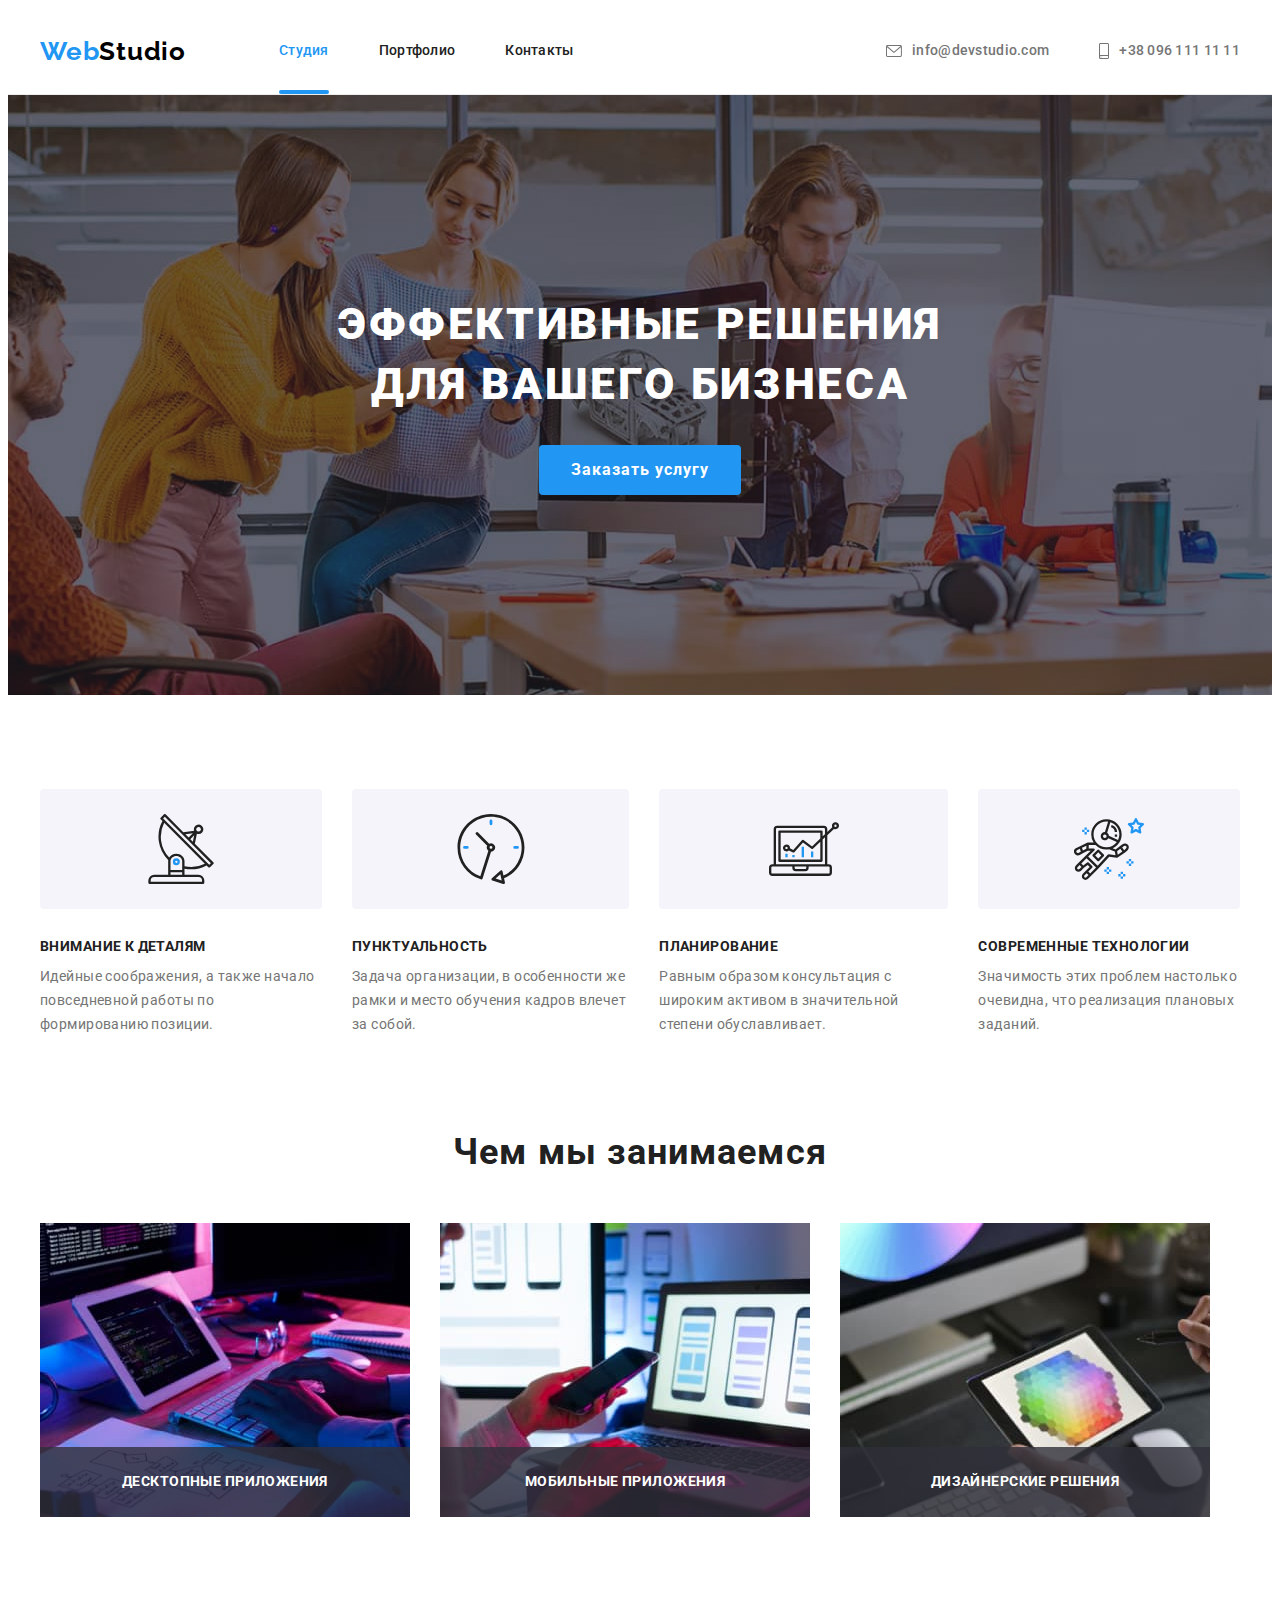
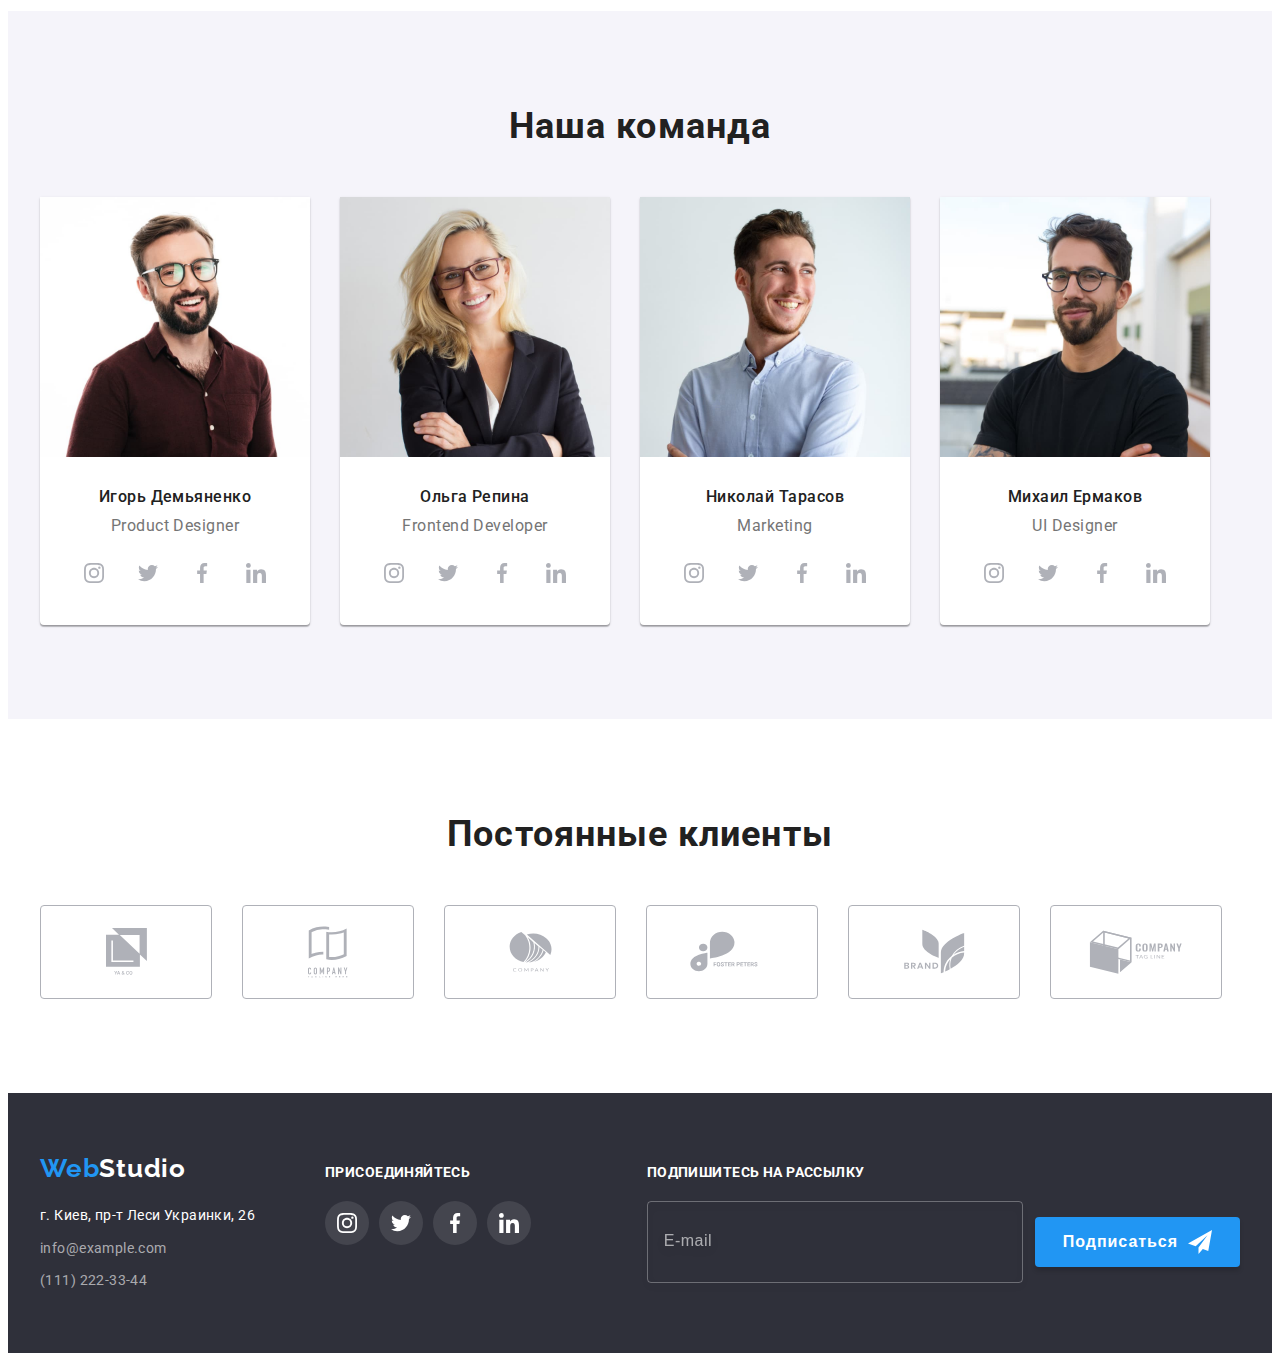
<file: index.html>
<!DOCTYPE html>
<html lang="ru">
  <head>
    <meta charset="UTF-8" />
    <meta http-equiv="X-UA-Compatible" content="IE=edge" />
    <meta name="viewport" content="width=device-width, initial-scale=1.0" />
    <title>WebStudio</title>
    <link rel="preconnect" href="https://fonts.googleapis.com" />
    <link rel="preconnect" href="https://fonts.gstatic.com" crossorigin />
    <link
      href="https://fonts.googleapis.com/css2?family=Raleway:wght@700&family=Roboto:wght@400;500;700;900&display=swap"
      rel="stylesheet"
    />
    <link
      rel="stylesheet"
      href="https://cdnjs.cloudflare.com/ajax/libs/modern-normalize/1.1.0/modern-normalize.min.css"
      integrity="sha512-wpPYUAdjBVSE4KJnH1VR1HeZfpl1ub8YT/NKx4PuQ5NmX2tKuGu6U/JRp5y+Y8XG2tV+wKQpNHVUX03MfMFn9Q=="
      crossorigin="anonymous"
      referrerpolicy="no-referrer"
    />
    <link rel="stylesheet" href="./css/main.min.css" />
  </head>
  <body>
    <header class="page-header">
      <div class="container flex-container">
        <nav class="main-nav">
          <a href="./index.html" class="link-reset logo header-logo"
            ><span class="logo logo-accent">Web</span>Studio</a
          >
          <ul class="ul-reset link-list">
            <li class="list-item">
              <a href="" class="link-reset current nav-link">Студия</a>
            </li>
            <li class="list-item">
              <a href="./portfolio.html" class="link-reset nav-link"
                >Портфолио</a
              >
            </li>
            <li class="list-item">
              <a href="" class="link-reset nav-link">Контакты</a>
            </li>
          </ul>
        </nav>

        <ul class="ul-reset link-list">
          <li class="list-item">
            <a
              href="mailto:info@devstudio.com"
              class="link-reset header-contact-link"
            >
              <svg class="link-icon" width="16" height="12">
                <use href="./images/icons/sprite.svg#icon-envelope"></use>
              </svg>
              info@devstudio.com
            </a>
          </li>
          <li class="list-item">
            <a href="tel:+380961111111" class="link-reset header-contact-link">
              <svg class="link-icon" width="10" height="16">
                <use href="./images/icons/sprite.svg#icon-smartphone"></use>
              </svg>
              +38 096 111 11 11
            </a>
          </li>
        </ul>
      </div>
    </header>

    <main>
      <section class="hero">
        <h1 class="hero__title">
          Эффективные решения <br />
          для вашего бизнеса
        </h1>
        <button type="button" class="hero__btn" data-modal-open>
          Заказать услугу
        </button>
      </section>

      <section class="section preferences">
        <div class="container">
          <h2 class="visually-hidden">Наши преимущества</h2>
          <!-- Заголовок скроем стилями -->
          <ul class="ul-reset preferences-list">
            <li class="list-item">
              <div class="preferences-icon-wrap">
                <svg class="link-icon">
                  <use href="./images/icons/sprite.svg#icon-antenna"></use>
                </svg>
              </div>
              <h3 class="preferences-title">Внимание к деталям</h3>
              <p class="preferences-descr">
                Идейные соображения, а также начало повседневной работы по
                формированию позиции.
              </p>
            </li>
            <li class="list-item">
              <div class="preferences-icon-wrap">
                <svg class="link-icon">
                  <use href="./images/icons/sprite.svg#icon-clock"></use>
                </svg>
              </div>
              <h3 class="preferences-title">Пунктуальность</h3>
              <p class="preferences-descr">
                Задача организации, в особенности же рамки и место обучения
                кадров влечет за собой.
              </p>
            </li>
            <li class="list-item">
              <div class="preferences-icon-wrap">
                <svg class="link-icon">
                  <use href="./images/icons/sprite.svg#icon-diagram"></use>
                </svg>
              </div>
              <h3 class="preferences-title">Планирование</h3>
              <p class="preferences-descr">
                Равным образом консультация с широким активом в значительной
                степени обуславливает.
              </p>
            </li>
            <li class="list-item">
              <div class="preferences-icon-wrap">
                <svg class="link-icon">
                  <use href="./images/icons/sprite.svg#icon-astronaut"></use>
                </svg>
              </div>
              <h3 class="preferences-title">Современные технологии</h3>
              <p class="preferences-descr">
                Значимость этих проблем настолько очевидна, что реализация
                плановых заданий.
              </p>
            </li>
          </ul>
        </div>
      </section>

      <section class="section services">
        <div class="container">
          <h2 class="section-title">Чем мы занимаемся</h2>
          <ul class="ul-reset services-list">
            <!-- Если эти картинки должны вести на страници с более детальным описанием каждого вида деятельности, то оборачиваем их в ссылки -->
            <li class="list-item">
              <img
                src="./images/site.jpg"
                alt="руки на клавиатуре"
                width="370"
              />
              <p class="services-descr">Десктопные приложения</p>
            </li>
            <li class="list-item">
              <img
                src="./images/app.jpg"
                alt="мобильный телефон в руках"
                width="370"
              />
              <p class="services-descr">Мобильные приложения</p>
            </li>
            <li class="list-item">
              <img src="./images/design.jpg" alt="палитра цветов" width="370" />
              <p class="services-descr">Дизайнерские решения</p>
            </li>
          </ul>
        </div>
      </section>

      <section class="section team">
        <div class="container">
          <h2 class="section-title">Наша команда</h2>
          <!-- Если сотрудники будут добавляться - избавимся от крайних марджинов отрицательным марджином в ul и добавим возможность переноса строк-->
          <ul class="ul-reset team-list">
            <li class="list-item">
              <img
                src="./images/staff/demyanenko.jpg"
                alt="Член команды"
                width="270"
              />
              <div class="team-inner">
                <h3 class="team-subtitle">Игорь Демьяненко</h3>
                <p lang="en" class="team-descr">Product Designer</p>

                <ul class="ul-reset team-soc-links">
                  <li class="list-item" aria-label="ссылка на Instagram">
                    <a href="" class="link-reset link">
                      <svg class="link-icon">
                        <use
                          href="./images/icons/sprite.svg#icon-instagram"
                        ></use>
                      </svg>
                    </a>
                  </li>
                  <li class="list-item" aria-label="ссылка на Twitter">
                    <a href="" class="link-reset link">
                      <svg class="link-icon">
                        <use
                          href="./images/icons/sprite.svg#icon-twitter"
                        ></use>
                      </svg>
                    </a>
                  </li>
                  <li class="list-item" aria-label="ссылка на Facebook">
                    <a href="" class="link-reset link">
                      <svg class="link-icon">
                        <use
                          href="./images/icons/sprite.svg#icon-facebook"
                        ></use>
                      </svg>
                    </a>
                  </li>
                  <li class="list-item" aria-label="ссылка на Linkedin">
                    <a href="" class="link-reset link">
                      <svg class="link-icon">
                        <use
                          href="./images/icons/sprite.svg#icon-linkedin"
                        ></use>
                      </svg>
                    </a>
                  </li>
                </ul>
              </div>
            </li>

            <li class="list-item">
              <img
                src="./images/staff/repina.jpg"
                alt="Член команды"
                width="270"
              />
              <div class="team-inner">
                <h3 class="team-subtitle">Ольга Репина</h3>
                <p lang="en" class="team-descr">Frontend Developer</p>

                <ul class="ul-reset team-soc-links">
                  <li class="list-item" aria-label="ссылка на Instagram">
                    <a href="" class="link-reset link">
                      <svg class="link-icon">
                        <use
                          href="./images/icons/sprite.svg#icon-instagram"
                        ></use>
                      </svg>
                    </a>
                  </li>
                  <li class="list-item" aria-label="ссылка на Twitter">
                    <a href="" class="link-reset link">
                      <svg class="link-icon">
                        <use
                          href="./images/icons/sprite.svg#icon-twitter"
                        ></use>
                      </svg>
                    </a>
                  </li>
                  <li class="list-item" aria-label="ссылка на Facebook">
                    <a href="" class="link-reset link">
                      <svg class="link-icon">
                        <use
                          href="./images/icons/sprite.svg#icon-facebook"
                        ></use>
                      </svg>
                    </a>
                  </li>
                  <li class="list-item" aria-label="ссылка на Linkedin">
                    <a href="" class="link-reset link">
                      <svg class="link-icon">
                        <use
                          href="./images/icons/sprite.svg#icon-linkedin"
                        ></use>
                      </svg>
                    </a>
                  </li>
                </ul>
              </div>
            </li>

            <li class="list-item">
              <img
                src="./images/staff/tarasov.jpg"
                alt="Член команды"
                width="270"
              />
              <div class="team-inner">
                <h3 class="team-subtitle">Николай Тарасов</h3>
                <p lang="en" class="team-descr">Marketing</p>

                <ul class="ul-reset team-soc-links">
                  <li class="list-item" aria-label="ссылка на Instagram">
                    <a href="" class="link-reset link">
                      <svg class="link-icon">
                        <use
                          href="./images/icons/sprite.svg#icon-instagram"
                        ></use>
                      </svg>
                    </a>
                  </li>
                  <li class="list-item" aria-label="ссылка на Twitter">
                    <a href="" class="link-reset link">
                      <svg class="link-icon">
                        <use
                          href="./images/icons/sprite.svg#icon-twitter"
                        ></use>
                      </svg>
                    </a>
                  </li>
                  <li class="list-item" aria-label="ссылка на Facebook">
                    <a href="" class="link-reset link">
                      <svg class="link-icon">
                        <use
                          href="./images/icons/sprite.svg#icon-facebook"
                        ></use>
                      </svg>
                    </a>
                  </li>
                  <li class="list-item" aria-label="ссылка на Linkedin">
                    <a href="" class="link-reset link">
                      <svg class="link-icon">
                        <use
                          href="./images/icons/sprite.svg#icon-linkedin"
                        ></use>
                      </svg>
                    </a>
                  </li>
                </ul>
              </div>
            </li>

            <li class="list-item">
              <img
                src="./images/staff/ermakov.jpg"
                alt="Член команды"
                width="270"
              />
              <div class="team-inner">
                <h3 class="team-subtitle">Михаил Ермаков</h3>
                <p lang="en" class="team-descr">UI Designer</p>

                <ul class="ul-reset team-soc-links">
                  <li class="list-item" aria-label="ссылка на Instagram">
                    <a href="" class="link-reset link">
                      <svg class="link-icon">
                        <use
                          href="./images/icons/sprite.svg#icon-instagram"
                        ></use>
                      </svg>
                    </a>
                  </li>
                  <li class="list-item" aria-label="ссылка на Twitter">
                    <a href="" class="link-reset link">
                      <svg class="link-icon">
                        <use
                          href="./images/icons/sprite.svg#icon-twitter"
                        ></use>
                      </svg>
                    </a>
                  </li>
                  <li class="list-item" aria-label="ссылка на Facebook">
                    <a href="" class="link-reset link">
                      <svg class="link-icon">
                        <use
                          href="./images/icons/sprite.svg#icon-facebook"
                        ></use>
                      </svg>
                    </a>
                  </li>
                  <li class="list-item" aria-label="ссылка на Linkedin">
                    <a href="" class="link-reset link">
                      <svg class="link-icon">
                        <use
                          href="./images/icons/sprite.svg#icon-linkedin"
                        ></use>
                      </svg>
                    </a>
                  </li>
                </ul>
              </div>
            </li>
          </ul>
        </div>
      </section>

      <section class="section clients">
        <div class="container">
          <h2 class="section-title">Постоянные клиенты</h2>
          <ul class="ul-reset client-list">
            <li class="list-item">
              <a href="" class="link-reset link">
                <svg class="link-icon" width="41" height="47">
                  <use href="./images/icons/sprite.svg#icon-client-1"></use>
                </svg>
              </a>
            </li>
            <li class="list-item">
              <a href="" class="link-reset link">
                <svg class="link-icon" width="40" height="52">
                  <use href="./images/icons/sprite.svg#icon-client-2"></use>
                </svg>
              </a>
            </li>
            <li class="list-item">
              <a href="" class="link-reset link">
                <svg class="link-icon" width="43" height="41">
                  <use href="./images/icons/sprite.svg#icon-client-3"></use>
                </svg>
              </a>
            </li>
            <li class="list-item">
              <a href="" class="link-reset link">
                <svg class="link-icon" width="84" height="41">
                  <use href="./images/icons/sprite.svg#icon-client-4"></use>
                </svg>
              </a>
            </li>
            <li class="list-item">
              <a href="" class="link-reset link">
                <svg class="link-icon" width="63" height="45">
                  <use href="./images/icons/sprite.svg#icon-client-5"></use>
                </svg>
              </a>
            </li>
            <li class="list-item">
              <a href="" class="link-reset link">
                <svg class="link-icon" width="94" height="44">
                  <use href="./images/icons/sprite.svg#icon-client-6"></use>
                </svg>
              </a>
            </li>
          </ul>
        </div>
      </section>
    </main>

    <footer class="footer">
      <div class="container">
        <div class="contacts">
          <a href="" class="link-reset logo footer-logo">
            <span class="logo-accent">Web</span>Studio
          </a>
          <address class="footer-contact">
            г. Киев, пр-т Леси Украинки, 26
            <a
              href="mailto:info@example.com"
              class="link-reset footer-contact-link"
              >info@example.com
            </a>
            <a href="tel:+380991111111" class="link-reset footer-contact-link"
              >(111) 222-33-44</a
            >
          </address>
        </div>

        <div class="join">
          <p class="join-text">присоединяйтесь</p>
          <ul class="ul-reset soc-links">
            <li class="list-item" aria-label="ссылка на Instagram">
              <a href="" class="link-reset link">
                <svg class="link-icon">
                  <use href="./images/icons/sprite.svg#icon-instagram"></use>
                </svg>
              </a>
            </li>
            <li class="list-item" aria-label="ссылка на Twitter">
              <a href="" class="link-reset link">
                <svg class="link-icon">
                  <use href="./images/icons/sprite.svg#icon-twitter"></use>
                </svg>
              </a>
            </li>
            <li class="list-item" aria-label="ссылка на Facebook">
              <a href="" class="link-reset link">
                <svg class="link-icon">
                  <use href="./images/icons/sprite.svg#icon-facebook"></use>
                </svg>
              </a>
            </li>
            <li class="list-item" aria-label="ссылка на Linkedin">
              <a href="" class="link-reset link">
                <svg class="link-icon">
                  <use href="./images/icons/sprite.svg#icon-linkedin"></use>
                </svg>
              </a>
            </li>
          </ul>
        </div>

        <div class="footer-form-wrapper">
          <strong class="footer-form-text">Подпишитесь на рассылку</strong>
          <form class="footer-form">
            <input
              type="email"
              name="email"
              placeholder="E-mail"
              class="footer-form-field"
            />
            <button type="submit" class="footer-form-btn">
              Подписаться
              <svg class="footer-icon-send">
                <use href="./images/icons/sprite.svg#icon-send"></use>
              </svg>
            </button>
          </form>
        </div>
      </div>
    </footer>

    <div class="backdrop is-hidden" data-modal>
      <div class="modal-window">
        <button type="button" class="close-button" data-modal-close>
          <svg class="close-button-icon">
            <use href="./images/icons/sprite.svg#icon-close"></use>
          </svg>
        </button>

        <b class="modal-title">Оставьте свои данные, мы вам перезвоним</b>
        <form>
          <label for="name" class="field-name">Имя</label>
          <div class="modal-inner">
            <input
              type="text"
              id="name"
              name="name"
              class="modal-field"
              required
            />
            <svg class="modal-field-icon">
              <use href="./images/icons/sprite.svg#modal-icon-person"></use>
            </svg>
          </div>

          <label for="tel" class="field-name">Телефон</label>
          <div class="modal-inner">
            <input
              type="tel"
              id="tel"
              name="phone"
              class="modal-field"
              required
            />
            <svg class="modal-field-icon">
              <use href="./images/icons/sprite.svg#modal-phone"></use>
            </svg>
          </div>

          <label for="email" class="field-name">Почта</label>
          <div class="modal-inner">
            <input
              type="email"
              id="email"
              name="email"
              class="modal-field"
              required
            />
            <svg class="modal-field-icon">
              <use href="./images/icons/sprite.svg#modal-email"></use>
            </svg>
          </div>

          <label for="feedback" class="field-name">Комментарий</label>
          <textarea
            name="feedback"
            id="feedback"
            placeholder="Введите текст"
            class="modal-field feedback-field"
          ></textarea>

          <label class="agreement-field-name">
            <input
              type="checkbox"
              name="policy-agreement"
              value="policy-agreement"
              class="agreement-checkbox visually-hidden"
              required
            />
            <span class="custom-checkbox">
              <svg class="custom-checkbox-icon">
                <use href="./images/icons/sprite.svg#policy-agreement"></use>
              </svg>
            </span>
            <span
              >Соглашаюсь с рассылкой и принимаю&#32;<a
                href=""
                class="agreement"
                >Условия договора</a
              ></span
            >
          </label>

          <button type="submit" class="submit-button">Отправить</button>
        </form>
      </div>
    </div>

    <script src="./js/modal.js"></script>
  </body>
</html>
</file>
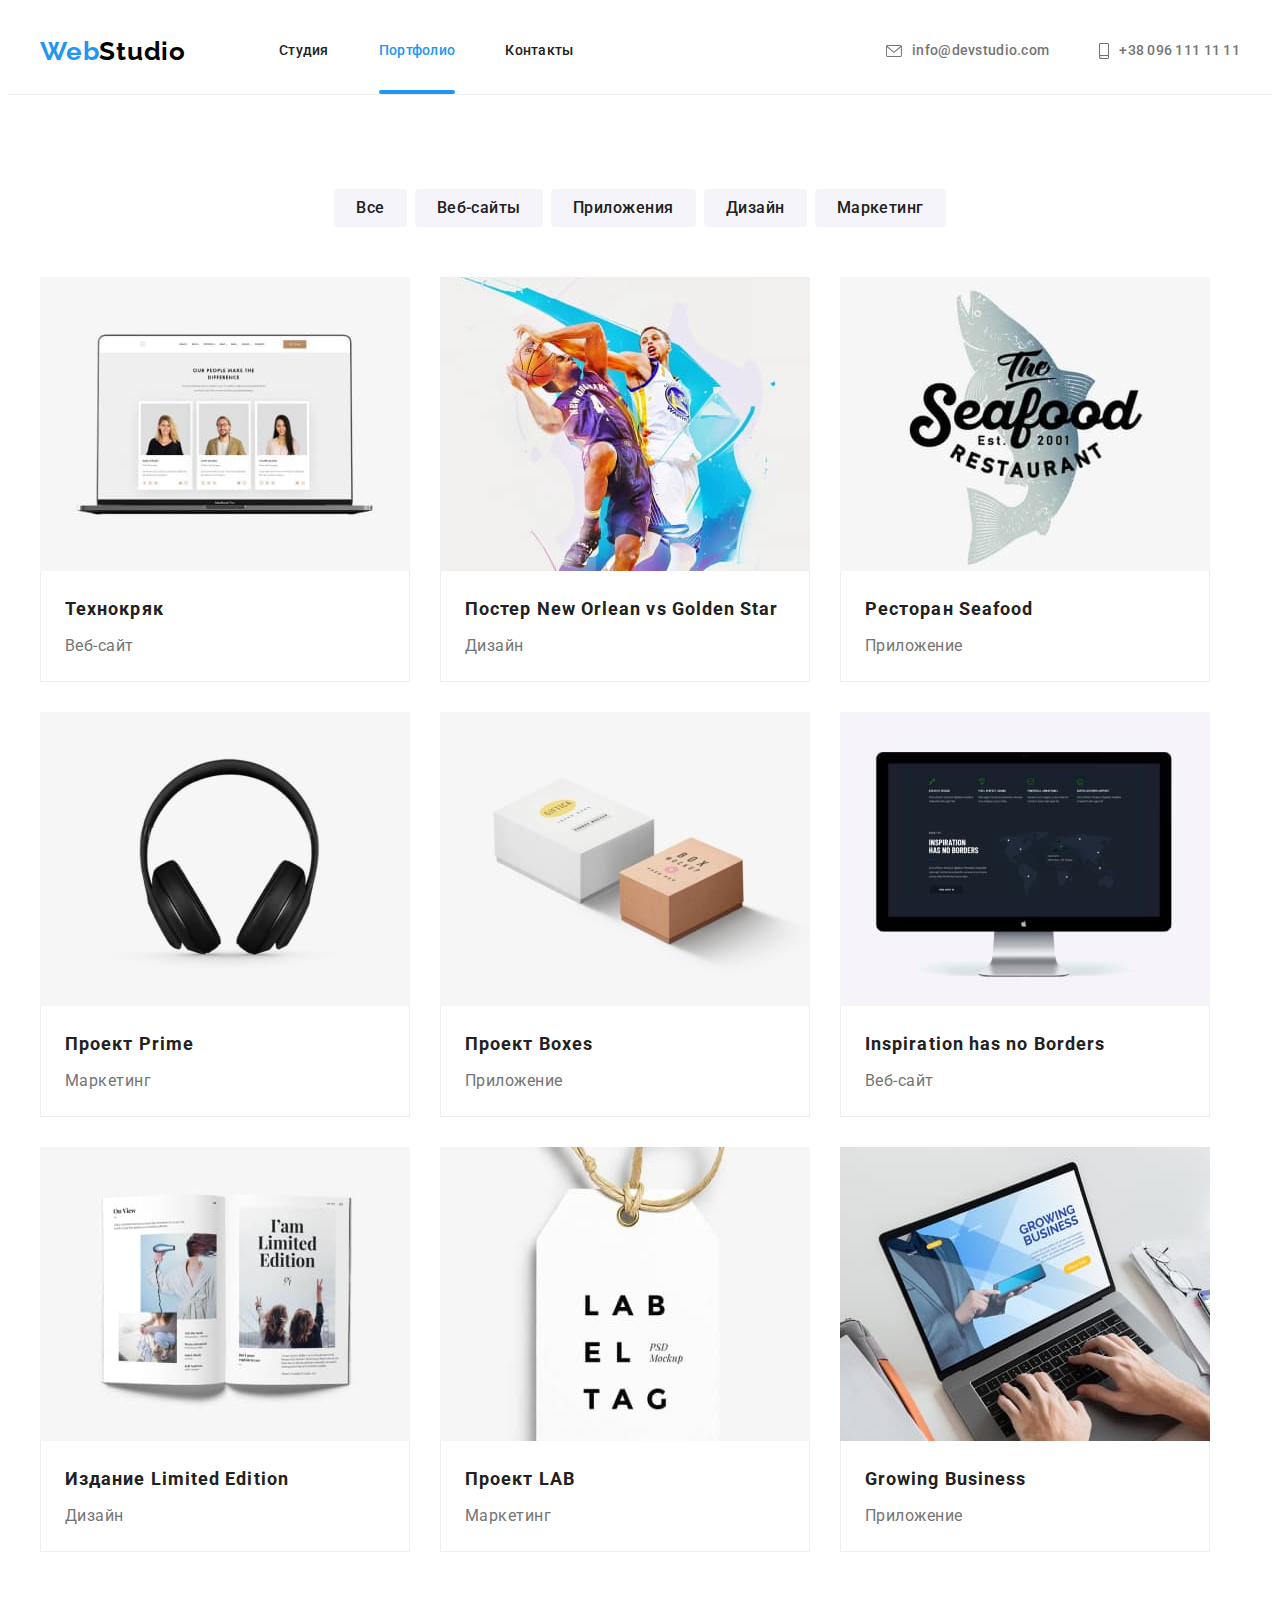
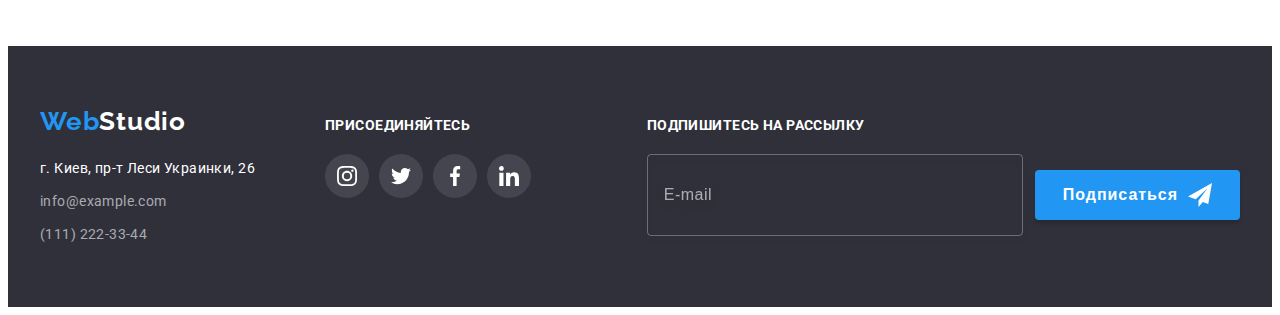
<file: portfolio.html>
<!DOCTYPE html>
<html lang="ru">
  <head>
    <meta charset="UTF-8" />
    <meta http-equiv="X-UA-Compatible" content="IE=edge" />
    <meta name="viewport" content="width=device-width, initial-scale=1.0" />
    <title>WebStudio портфолио</title>
    <link rel="preconnect" href="https://fonts.googleapis.com" />
    <link rel="preconnect" href="https://fonts.gstatic.com" crossorigin />
    <link
      href="https://fonts.googleapis.com/css2?family=Raleway:wght@700&family=Roboto:wght@400;500;700;900&display=swap"
      rel="stylesheet"
    />
    <link
      rel="stylesheet"
      href="https://cdnjs.cloudflare.com/ajax/libs/modern-normalize/1.1.0/modern-normalize.min.css"
      integrity="sha512-wpPYUAdjBVSE4KJnH1VR1HeZfpl1ub8YT/NKx4PuQ5NmX2tKuGu6U/JRp5y+Y8XG2tV+wKQpNHVUX03MfMFn9Q=="
      crossorigin="anonymous"
      referrerpolicy="no-referrer"
    />
    <link rel="stylesheet" href="./css/main.min.css" />
  </head>
  <body>
    <header class="page-header">
      <div class="container flex-container">
        <nav class="main-nav">
          <a href="./index.html" class="link-reset logo header-logo"
            ><span class="logo logo-accent">Web</span>Studio</a
          >
          <ul class="ul-reset link-list">
            <li class="list-item">
              <a href="./index.html" class="link-reset nav-link">Студия</a>
            </li>
            <li class="list-item">
              <a href="./portfolio.html" class="link-reset current nav-link"
                >Портфолио</a
              >
            </li>
            <li class="list-item">
              <a href="" class="link-reset nav-link">Контакты</a>
            </li>
          </ul>
        </nav>

        <ul class="ul-reset link-list">
          <li class="list-item">
            <a
              href="mailto:info@devstudio.com"
              class="link-reset header-contact-link"
            >
              <svg class="link-icon" width="16" height="12">
                <use href="./images/icons/sprite.svg#icon-envelope"></use>
              </svg>
              info@devstudio.com
            </a>
          </li>
          <li class="list-item">
            <a href="tel:+380961111111" class="link-reset header-contact-link">
              <svg class="link-icon" width="10" height="16">
                <use href="./images/icons/sprite.svg#icon-smartphone"></use>
              </svg>
              +38 096 111 11 11
            </a>
          </li>
        </ul>
      </div>
    </header>

    <main>
      <section class="section portfolio">
        <h1 class="visually-hidden">Наши проекты</h1>
        <!-- Заголовок скроем стилями -->
        <div class="container">
          <ul class="ul-reset portfolio__btn-list">
            <li class="portfolio__btn-item">
              <button type="button" class="portfolio__btn">Все</button>
            </li>
            <li class="portfolio__btn-item">
              <button type="button" class="portfolio__btn">Веб-сайты</button>
            </li>
            <li class="portfolio__btn-item">
              <button type="button" class="portfolio__btn">Приложения</button>
            </li>
            <li class="portfolio__btn-item">
              <button type="button" class="portfolio__btn">Дизайн</button>
            </li>
            <li class="portfolio__btn-item">
              <button type="button" class="portfolio__btn">Маркетинг</button>
            </li>
          </ul>

          <ul class="ul-reset portfolio__set">
            <li class="portfolio__item">
              <a href="" class="link-reset portfolio__link">
                <div class="portfolio__overlay">
                  <img
                    src="./images/portfolio/technokryak.jpg"
                    alt="Экран ноутбука с карточками сотрудников"
                    width="370"
                  />
                  <p class="portfolio__overlay-text">
                    Технокряк это современная площадка распространения
                    коронавируса. Компании используют эту платформу для
                    цифрового шпионажа и атак на защищённые сервера конкурентов.
                  </p>
                </div>
                <div class="portfolio__inner-wrapper">
                  <h2 class="portfolio__subtitle">Технокряк</h2>
                  <p class="portfolio__descr">Веб-сайт</p>
                </div>
              </a>
            </li>

            <li class="portfolio__item">
              <a href="" class="link-reset portfolio__link">
                <div class="portfolio__overlay">
                  <img
                    src="./images/portfolio/new-orlean.jpg"
                    alt="Два баскетболитса с мячем"
                    width="370"
                  />
                  <p class="portfolio__overlay-text">
                    Lorem ipsum dolor sit amet consectetur, adipisicing elit.
                    Neque nostrum quisquam a. Harum porro rerum dolores cum
                    architecto, saepe quasi laboriosam voluptas ipsum aliquam
                    repellat aspernatur!
                  </p>
                </div>
                <div class="portfolio__inner-wrapper">
                  <h2 class="portfolio__subtitle">
                    Постер <span lang="en">New Orlean vs Golden Star</span>
                  </h2>
                  <p class="portfolio__descr">Дизайн</p>
                </div>
              </a>
            </li>

            <li class="portfolio__item">
              <a href="" class="link-reset portfolio__link">
                <div class="portfolio__overlay">
                  <img
                    src="./images/portfolio/seafood.jpg"
                    alt="Постер ресторана"
                    width="370"
                  />
                  <p class="portfolio__overlay-text">
                    Lorem ipsum dolor sit amet consectetur, adipisicing elit.
                    Neque nostrum quisquam a. Harum porro rerum dolores cum
                    architecto, saepe quasi laboriosam voluptas ipsum aliquam
                    repellat aspernatur!
                  </p>
                </div>
                <div class="portfolio__inner-wrapper">
                  <h2 class="portfolio__subtitle">
                    Ресторан <span lang="en">Seafood</span>
                  </h2>
                  <p class="portfolio__descr">Приложение</p>
                </div>
              </a>
            </li>

            <li class="portfolio__item">
              <a href="" class="link-reset portfolio__link">
                <div class="portfolio__overlay">
                  <img
                    src="./images/portfolio/prime.jpg"
                    alt="Наушники"
                    width="370"
                  />
                  <p class="portfolio__overlay-text">
                    Lorem ipsum dolor sit amet consectetur, adipisicing elit.
                    Neque nostrum quisquam a. Harum porro rerum dolores cum
                    architecto, saepe quasi laboriosam voluptas ipsum aliquam
                    repellat aspernatur!
                  </p>
                </div>
                <div class="portfolio__inner-wrapper">
                  <h2 class="portfolio__subtitle">
                    Проект
                    <span lang="en">Prime</span>
                  </h2>
                  <p class="portfolio__descr">Маркетинг</p>
                </div>
              </a>
            </li>

            <li class="portfolio__item">
              <a href="" class="link-reset portfolio__link">
                <div class="portfolio__overlay">
                  <img
                    src="./images/portfolio/boxes.jpg"
                    alt="<Белая и оранжевая коробка>"
                    width="370"
                  />
                  <p class="portfolio__overlay-text">
                    Lorem ipsum dolor sit amet consectetur, adipisicing elit.
                    Neque nostrum quisquam a. Harum porro rerum dolores cum
                    architecto, saepe quasi laboriosam voluptas ipsum aliquam
                    repellat aspernatur!
                  </p>
                </div>
                <div class="portfolio__inner-wrapper">
                  <h2 class="portfolio__subtitle">
                    Проект <span lang="en">Boxes</span>
                  </h2>
                  <p class="portfolio__descr">Приложение</p>
                </div>
              </a>
            </li>

            <li class="portfolio__item">
              <a href="" class="link-reset portfolio__link">
                <div class="portfolio__overlay">
                  <img
                    src="./images/portfolio/inspiration.jpg"
                    alt="Сайт на экране монитора"
                    width="370"
                  />
                  <p class="portfolio__overlay-text">
                    Lorem ipsum dolor sit amet consectetur, adipisicing elit.
                    Neque nostrum quisquam a. Harum porro rerum dolores cum
                    architecto, saepe quasi laboriosam voluptas ipsum aliquam
                    repellat aspernatur!
                  </p>
                </div>
                <div class="portfolio__inner-wrapper">
                  <h2 lang="en" class="portfolio__subtitle">
                    Inspiration has no Borders
                  </h2>
                  <p class="portfolio__descr">Веб-сайт</p>
                </div>
              </a>
            </li>

            <li class="portfolio__item">
              <a href="" class="link-reset portfolio__link">
                <div class="portfolio__overlay">
                  <img
                    src="./images/portfolio/limited-edition.jpg"
                    alt="Раскрытый журнал"
                    width="370"
                  />
                  <p class="portfolio__overlay-text">
                    Lorem ipsum dolor sit amet consectetur, adipisicing elit.
                    Neque nostrum quisquam a. Harum porro rerum dolores cum
                    architecto, saepe quasi laboriosam voluptas ipsum aliquam
                    repellat aspernatur!
                  </p>
                </div>
                <div div class="portfolio__inner-wrapper">
                  <h2 class="portfolio__subtitle">
                    Издание <span lang="en">Limited Edition</span>
                  </h2>
                  <p class="portfolio__descr">Дизайн</p>
                </div>
              </a>
            </li>

            <li class="portfolio__item">
              <a href="" class="link-reset portfolio__link">
                <div class="portfolio__overlay">
                  <img
                    src="./images/portfolio/lab.jpg"
                    alt="<Бирка с логотипом>"
                    width="370"
                  />
                  <p class="portfolio__overlay-text">
                    Lorem ipsum dolor sit amet consectetur, adipisicing elit.
                    Neque nostrum quisquam a. Harum porro rerum dolores cum
                    architecto, saepe quasi laboriosam voluptas ipsum aliquam
                    repellat aspernatur!
                  </p>
                </div>
                <div div class="portfolio__inner-wrapper">
                  <h2 class="portfolio__subtitle">
                    Проект <span lang="en">LAB</span>
                  </h2>
                  <p class="portfolio__descr">Маркетинг</p>
                </div>
              </a>
            </li>

            <li class="portfolio__item">
              <a href="" class="link-reset portfolio__link">
                <div class="portfolio__overlay">
                  <img
                    src="./images/portfolio/growing-business.jpg"
                    alt="Руки на клавиатуре открытого ноутбука"
                    width="370"
                  />
                  <p class="portfolio__overlay-text">
                    Lorem ipsum dolor sit amet consectetur, adipisicing elit.
                    Neque nostrum quisquam a. Harum porro rerum dolores cum
                    architecto, saepe quasi laboriosam voluptas ipsum aliquam
                    repellat aspernatur!
                  </p>
                </div>
                <div div class="portfolio__inner-wrapper">
                  <h2 lang="en" class="portfolio__subtitle">
                    Growing Business
                  </h2>
                  <p class="portfolio__descr">Приложение</p>
                </div>
              </a>
            </li>
          </ul>
        </div>
      </section>
    </main>

    <footer class="footer">
      <div class="container">
        <div class="contacts">
          <a href="" class="link-reset logo footer-logo">
            <span class="logo-accent">Web</span>Studio
          </a>
          <address class="footer-contact">
            г. Киев, пр-т Леси Украинки, 26
            <a
              href="mailto:info@example.com"
              class="link-reset footer-contact-link"
              >info@example.com
            </a>
            <a href="tel:+380991111111" class="link-reset footer-contact-link"
              >(111) 222-33-44</a
            >
          </address>
        </div>

        <div class="join">
          <p class="join-text">присоединяйтесь</p>
          <ul class="ul-reset soc-links">
            <li class="list-item" aria-label="ссылка на Instagram">
              <a href="" class="link-reset link">
                <svg class="link-icon">
                  <use href="./images/icons/sprite.svg#icon-instagram"></use>
                </svg>
              </a>
            </li>
            <li class="list-item" aria-label="ссылка на Twitter">
              <a href="" class="link-reset link">
                <svg class="link-icon">
                  <use href="./images/icons/sprite.svg#icon-twitter"></use>
                </svg>
              </a>
            </li>
            <li class="list-item" aria-label="ссылка на Facebook">
              <a href="" class="link-reset link">
                <svg class="link-icon">
                  <use href="./images/icons/sprite.svg#icon-facebook"></use>
                </svg>
              </a>
            </li>
            <li class="list-item" aria-label="ссылка на Linkedin">
              <a href="" class="link-reset link">
                <svg class="link-icon">
                  <use href="./images/icons/sprite.svg#icon-linkedin"></use>
                </svg>
              </a>
            </li>
          </ul>
        </div>

        <div class="footer-form-wrapper">
          <strong class="footer-form-text">Подпишитесь на рассылку</strong>
          <form class="footer-form">
            <input
              type="email"
              name="email"
              placeholder="E-mail"
              class="footer-form-field"
            />
            <button type="submit" class="footer-form-btn">
              Подписаться
              <svg class="footer-icon-send">
                <use href="./images/icons/sprite.svg#icon-send"></use>
              </svg>
            </button>
          </form>
        </div>
      </div>
    </footer>
  </body>
</html>
</file>
<file: css/main.min.css>
:root{--accent-color: #2196f3;--text-color: #757575;--secondary-text-color: #ffffff;--titels-color: #212121;--light-background-color: #f5f4fa;--dark-background-color: #2f303a;--icon-color: #afb1b8;--transition-duration: 250ms;--transition-timing-function: cubic-bezier(0.4, 0, 0.2, 1)}.visually-hidden{position:absolute;width:1px;height:1px;margin:-1px;border:0;padding:0;white-space:nowrap;clip-path:inset(100%);clip:rect(0 0 0 0);overflow:hidden}.link-reset{text-decoration:none}.ul-reset{list-style:none}h1,h2,h3,ul,p{padding:0;margin:0}img{display:block;max-width:100%;height:auto}body{font-family:'Roboto', sans-serif;background-color:#ffffff;color:var(--titels-color)}.section{padding:94px 0}.container{width:1200px;padding:0 15px;margin-left:auto;margin-right:auto}.list-item:not(:last-child){margin-right:30px}.section-title{text-align:center;font-size:36px;line-height:1.17;text-align:center;letter-spacing:0.03em;margin-bottom:50px}.flex-container{display:flex;align-items:center;justify-content:space-between}.page-header{border-bottom:1px solid #ececec}.page-header .link-icon{fill:currentColor;margin-right:10px}.page-header .list-item{position:relative}.logo{font-family:'Raleway';font-weight:bold;font-size:26px;line-height:1.19;letter-spacing:0.03em}.header-logo{color:#000000;margin-right:93px}.logo-accent{color:var(--accent-color)}.main-nav{display:flex;align-items:center}.link-list{display:flex}.nav-link{display:block;padding:35px 0;font-weight:500;font-size:14px;line-height:1.14;letter-spacing:0.02em;color:inherit;transition:color var(--transition-duration) var(--transition-timing-function)}.nav-link:hover,.nav-link:focus{color:var(--accent-color)}.link-list .list-item:not(:last-child){margin-right:50px}.header-contact-link{display:flex;align-items:center;padding:35px 0;font-weight:500;font-size:14px;line-height:1.14;letter-spacing:0.02em;color:var(--text-color);transition:color var(--transition-duration) var(--transition-timing-function)}.header-contact-link:hover,.header-contact-link:focus{color:var(--accent-color)}.current{color:var(--accent-color)}.current::after{display:block;position:absolute;bottom:0;content:'';width:100%;height:4px;background:#2196f3;border-radius:2px}.hero{background-color:var(--dark-background-color);text-align:center;padding:200px 0;background-image:linear-gradient(rgba(47,48,58,0.4), rgba(47,48,58,0.4)),url(../images/background.jpg);background-size:1600px;background-repeat:no-repeat;background-position:center}.hero__title{font-weight:900;font-size:44px;line-height:1.36;letter-spacing:0.06em;text-transform:uppercase;color:var(--secondary-text-color);margin-bottom:30px}.hero__btn{padding:10px 32px;border-radius:4px;border:none;font-family:inherit;font-weight:700;font-size:16px;line-height:1.88;text-align:center;letter-spacing:0.06em;color:var(--secondary-text-color);background-color:var(--accent-color);cursor:pointer;transition:background-color var(--transition-duration) var(--transition-timing-function)}.hero__btn:hover,.hero__btn:focus{background-color:#188ce8}.section.preferences{padding-bottom:0}.preferences-list{display:flex}.preferences-list .list-item{width:calc((100%-90px) / 4)}.preferences-list .preferences-icon-wrap{display:flex;justify-content:center;align-items:center;height:120px;background-color:#f5f4fa;border-radius:4px;margin-bottom:30px}.preferences-list .link-icon{width:70px;height:70px}.preferences-title{font-size:14px;line-height:1.14;letter-spacing:0.03em;text-transform:uppercase;margin-bottom:10px}.preferences-descr{font-size:14px;line-height:1.71;letter-spacing:0.03em;color:var(--text-color)}.services .list-item{position:relative}.services-list{display:flex}.services-descr{position:absolute;bottom:0;width:100%;background:rgba(47,48,58,0.8);padding:27px 0;text-align:center;font-weight:700;font-size:14px;line-height:1.14;letter-spacing:0.03em;text-transform:uppercase;color:var(--secondary-text-color)}.team{background-color:var(--light-background-color)}.team-list{display:flex}.team-list .link-icon{width:20px;height:20px;fill:var(--icon-color);transition:fill var(--transition-duration) var(--transition-timing-function)}.team-list .list-item{width:calc((100%-90px) / 4);background:var(--secondary-text-color);border-radius:0px 0px 4px 4px;box-shadow:0px 1px 3px rgba(0,0,0,0.12),0px 1px 1px rgba(0,0,0,0.14),0px 2px 1px rgba(0,0,0,0.2)}.team-inner{padding:30px 32px}.team-subtitle{font-weight:500;color:var(--titels-color);font-size:16px;line-height:1.19;letter-spacing:0.03em;text-align:center;margin-bottom:10px}.team-descr{color:var(--text-color);font-size:16px;line-height:1.19;letter-spacing:0.03em;text-align:center;margin-bottom:16px}.team-soc-links{display:flex}.team-soc-links .list-item{box-shadow:none}.team-soc-links .list-item:not(:last-child){margin-right:10px}.team-soc-links .link{display:flex;justify-content:center;align-items:center;width:44px;height:44px;border-radius:50%;transition:background-color var(--transition-duration) var(--transition-timing-function)}.team-soc-links .link:hover,.team-soc-links .link:focus{background-color:var(--accent-color)}.team-soc-links .link:hover .link-icon,.team-soc-links .link:focus .link-icon{fill:var(--secondary-text-color)}.client-list{display:flex}.client-list .link{display:flex;justify-content:center;align-items:center;width:170px;height:92px;border:1px solid var(--icon-color);color:var(--icon-color);border-radius:4px;cursor:pointer;transition:border-color var(--transition-duration) var(--transition-timing-function),color var(--transition-duration) var(--transition-timing-function)}.client-list .link:hover,.client-list .link:focus{border-color:var(--accent-color);color:var(--accent-color)}.client-list .link-icon{fill:currentColor}.footer{background-color:var(--dark-background-color);padding:60px 0}.footer .container{display:flex;align-items:baseline}.footer .link-icon{fill:var(--secondary-text-color);width:20px;height:20px}.contacts{margin-right:70px}.footer-logo{display:block;color:var(--secondary-text-color);margin-bottom:20px}.footer-contact{font-style:normal;font-size:14px;line-height:1.7;letter-spacing:0.03em;color:var(--secondary-text-color)}.footer-contact-link{display:block;color:rgba(255,255,255,0.6);margin-top:9px;transition:color var(--transition-duration) var(--transition-timing-function)}.footer-contact-link:hover,.footer-contact-link:focus{color:var(--accent-color)}.join-text{font-weight:700;font-size:14px;line-height:1.14;letter-spacing:0.03em;text-transform:uppercase;color:#ffffff;margin-bottom:20px}.join .soc-links{display:flex}.join .list-item:not(:last-child){margin-right:10px}.join .link{display:flex;justify-content:center;align-items:center;width:44px;height:44px;border-radius:50%;transition:background-color var(--transition-duration) var(--transition-timing-function);background-color:rgba(255,255,255,0.1)}.join .link:hover,.join .link:focus{background-color:var(--accent-color)}.footer-form-wrapper{margin-left:auto}.footer-form-text{display:block;margin-bottom:20px;font-weight:700;font-size:14px;line-height:1.14;letter-spacing:0.03em;text-transform:uppercase;color:var(--secondary-text-color)}.footer-form{display:flex;align-items:center}.footer-form-field{width:358px;height:50px;background-color:transparent;border:1px solid rgba(255,255,255,0.3);filter:drop-shadow(0px 4px 4px rgba(0,0,0,0.15));border-radius:4px;padding:15px 0 15px 16px;margin-right:12px;color:#ffffff}.footer-form-field::placeholder{font-weight:400;font-size:16px;line-height:1.25;letter-spacing:0.03em;color:rgba(255,255,255,0.6)}.footer-form-btn{padding:10px 28px;background:var(--accent-color);box-shadow:0px 4px 4px rgba(0,0,0,0.15);border-radius:4px;border:none;font-weight:700;font-size:16px;line-height:1.88;display:flex;align-items:center;letter-spacing:0.06em;color:var(--secondary-text-color);cursor:pointer;transition:background-color var(--transition-duration) var(--transition-timing-function)}.footer-form-btn:hover,.footer-form-btn:focus{background-color:#188CE8}.footer-icon-send{width:24px;height:24px;margin-left:10px}.backdrop{position:fixed;width:100%;height:100%;top:0;background:rgba(0,0,0,0.2);opacity:1;transition:opacity var(--transition-duration) var(--transition-timing-function)}.backdrop.is-hidden{visibility:hidden;opacity:0;pointer-events:none}.modal-window{padding:40px;position:absolute;top:50%;left:50%;width:528px;height:581px;background:#FFFFFF;box-shadow:0px 1px 3px rgba(0,0,0,0.12),0px 1px 1px rgba(0,0,0,0.14),0px 2px 1px rgba(0,0,0,0.2);border-radius:4px;transform:translate(-50%, -50%) scale(1);transition:transform var(--transition-duration) var(--transition-timing-function)}.backdrop.is-hidden .modal-window{transform:translate(-50%, -50%) scale(0.9)}.close-button{position:absolute;top:13px;right:13px;display:flex;justify-content:center;align-items:center;padding:0;width:30px;height:30px;background:#FFFFFF;border-radius:50%;border:1px solid rgba(0,0,0,0.1);cursor:pointer}.close-button-icon{width:18px;height:18px;transition:fill var(--transition-duration) var(--transition-timing-function)}.close-button:hover .close-button-icon,.close-button:focus .close-button-icon{fill:var(--accent-color)}.modal-title{font-weight:700;font-size:20px;line-height:23px;text-align:center;letter-spacing:0.03em;color:#212121;display:inline-block;margin-bottom:12px}.field-name{display:block;margin-bottom:4px;font-weight:400;font-size:12px;line-height:14px;letter-spacing:0.01em;color:var(--text-color)}.modal-inner{position:relative;margin-bottom:10px}.modal-field{width:100%;height:40px;padding:11px 0 11px 42px;border:1px solid rgba(33,33,33,0.2);border-radius:4px;font-weight:400;font-size:12px;line-height:14px;color:#000000;transition:border-color var(--transition-duration) var(--transition-timing-function);cursor:pointer}.modal-field:focus{border-color:var(--accent-color);outline:none}.modal-field-icon{position:absolute;top:50%;left:12px;transform:translateY(-50%);width:18px;height:18px;transition:fill var(--transition-duration) var(--transition-timing-function)}.modal-field:focus+.modal-field-icon{fill:var(--accent-color)}.feedback-field{margin-bottom:16px;height:120px;resize:none;padding:12px 16px}.feedback-field::placeholder{font-weight:400;font-size:14px;line-height:16px;letter-spacing:0.01em;color:rgba(117,117,117,0.5)}.custom-checkbox{display:flex;justify-content:center;align-items:center;margin:0 7px 0 12px;width:16px;height:15px;border:2px solid #212121;border-radius:2px;transition:background-color var(--transition-duration) var(--transition-timing-function),border-color var(--transition-duration) var(--transition-timing-function)}.agreement-checkbox:focus+.custom-checkbox{border-color:var(--accent-color)}.agreement-checkbox:checked+.custom-checkbox{background-color:var(--accent-color);border-color:var(--accent-color)}.custom-checkbox-icon{width:11px;height:8px}.agreement-field-name{display:flex;align-items:center;font-weight:400;font-size:14px;line-height:24px;letter-spacing:0.03em;color:var(--text-color);margin-bottom:30px;cursor:pointer}.agreement{color:var(--accent-color)}.submit-button{margin:0 auto;padding:10px 55px;display:block;background:var(--accent-color);box-shadow:0px 4px 4px rgba(0,0,0,0.15);border-radius:4px;border:none;font-weight:700;font-size:16px;line-height:1.88;letter-spacing:0.06em;color:var(--secondary-text-color);cursor:pointer;transition:background-color var(--transition-duration) var(--transition-timing-function)}.submit-button:hover,.submit-button:focus{background-color:#188CE8}.portfolio__btn-list{display:flex;justify-content:center;margin-bottom:50px}.portfolio__btn{padding:6px 22px;border-radius:4px;border:none;font-family:inherit;font-weight:500;font-size:16px;line-height:1.63;text-align:center;letter-spacing:0.03em;color:inherit;background-color:var(--light-background-color);cursor:pointer;transition:color var(--transition-duration) var(--transition-timing-function),background-color var(--transition-duration) var(--transition-timing-function),box-shadow var(--transition-duration) var(--transition-timing-function)}.portfolio__btn:hover,.portfolio__btn:focus{color:var(--secondary-text-color);background-color:var(--accent-color);box-shadow:0px 3px 1px rgba(0,0,0,0.1),0px 1px 2px rgba(0,0,0,0.08),0px 2px 2px rgba(0,0,0,0.12)}.portfolio__btn-item:not(:last-child){margin-right:8px}.portfolio__set{display:flex;flex-wrap:wrap;margin:-15px}.portfolio__item{width:370px;margin:15px}.portfolio__link{display:block;transition:box-shadow var(--transition-duration) var(--transition-timing-function)}.portfolio__link:hover,.portfolio__link:focus{box-shadow:0px 1px 1px rgba(0,0,0,0.12),0px 4px 4px rgba(0,0,0,0.06),1px 4px 6px rgba(0,0,0,0.16)}.portfolio__overlay{position:relative;overflow:hidden}.portfolio__overlay-text{display:block;position:absolute;width:100%;height:100%;background:rgba(33,150,243,0.9);font-weight:400;font-size:18px;line-height:1.56;letter-spacing:0.03em;color:var(--secondary-text-color);padding:63px 24px;overflow:auto;transition:transform var(--transition-duration) var(--transition-timing-function)}.portfolio__link:hover .portfolio__overlay-text,.portfolio__link:focus .portfolio__overlay-text{transform:translateY(-100%)}.portfolio__inner-wrapper{padding:20px 24px;border:1px solid #eeeeee;border-top:none}.portfolio__subtitle{font-size:18px;line-height:2;letter-spacing:0.06em;color:var(--titels-color);margin-bottom:4px}.portfolio__descr{font-size:16px;line-height:1.88;letter-spacing:0.03em;color:var(--text-color)}
/*# sourceMappingURL=main.min.css.map */
</file>
